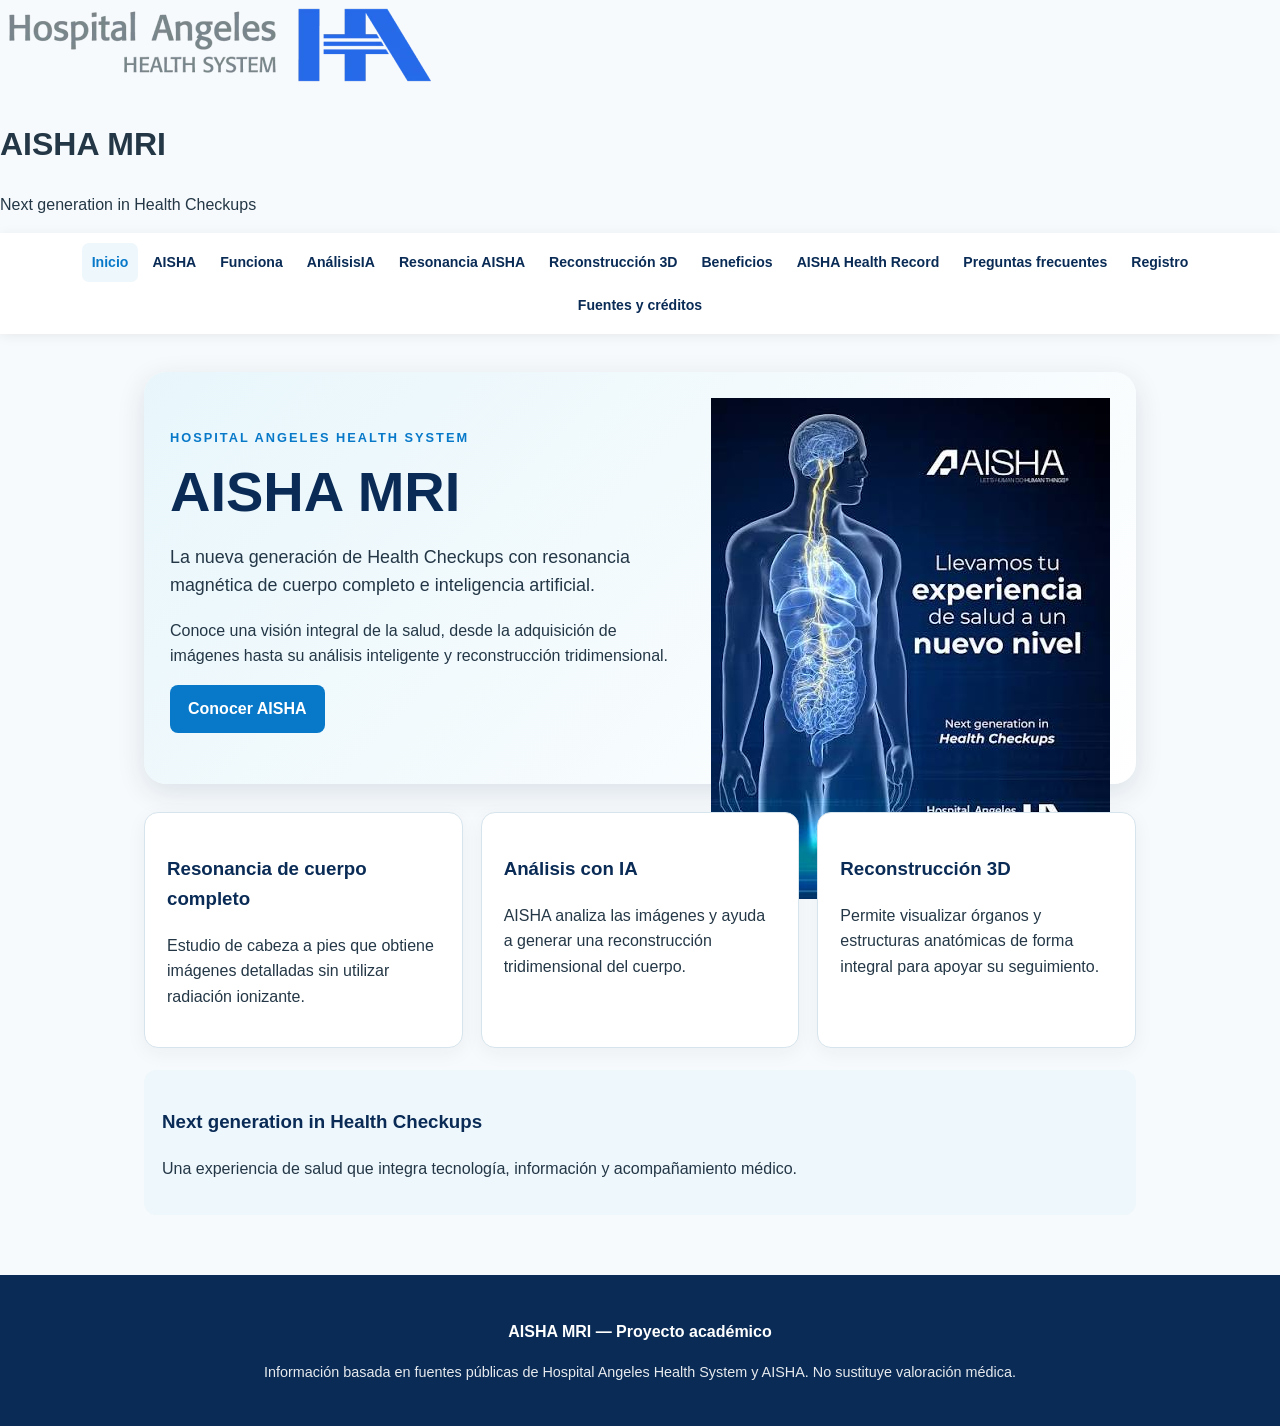
<file: index.html>
<!DOCTYPE html>
<html lang="es">
<head>
<meta charset="UTF-8">
<meta name="viewport" content="width=device-width, initial-scale=1.0">
<meta name="description" content="Sitio web académico sobre AISHA MRI e inteligencia artificial aplicada a la medicina preventiva.">
<title>Inicio | AISHA MRI</title>
<link rel="stylesheet" href="css/estilos.css">
</head>
<body>
<header id="encabezado">
  <div class="brand-row">
    <a class="hospital-brand" href="index.html" aria-label="Hospital Angeles — inicio">
      <img src="assets/Logotipo-%20Hospital-Angeles.webp" alt="Logotipo Hospital Angeles">
    </a>
    <div class="site-title"><h1>AISHA MRI</h1><p>Next generation in Health Checkups</p></div>
  </div>
</header>
<nav id="menu" aria-label="Navegación principal"><a href="index.html" class="active">Inicio</a><a href="que-es-aisha.html">AISHA</a><a href="como-funciona.html">Funciona</a><a href="inteligencia-artificial.html">AnálisisIA</a><a href="resonancia.html">Resonancia AISHA</a><a href="estructuras.html">Reconstrucción 3D</a><a href="beneficios.html">Beneficios</a><a href="health-record.html">AISHA Health Record</a><a href="preguntas.html">Preguntas frecuentes</a><a href="formulario.html">Registro</a><a href="fuentes.html">Fuentes y créditos</a></nav>
<main id="contenido-principal">
<section class="hero hero-home">
  <div class="hero-copy"><span class="eyebrow">Hospital Angeles Health System</span><h2>AISHA MRI</h2><p class="hero-text">La nueva generación de Health Checkups con resonancia magnética de cuerpo completo e inteligencia artificial.</p><p>Conoce una visión integral de la salud, desde la adquisición de imágenes hasta su análisis inteligente y reconstrucción tridimensional.</p><a class="button" href="que-es-aisha.html">Conocer AISHA</a></div>
  <div class="hero-image"><img src="assets/AISHA.jpg" alt="AISHA MRI — Health Checkups"></div>
</section>
<section class="cards feature-cards">
  <article><h3>Resonancia de cuerpo completo</h3><p>Estudio de cabeza a pies que obtiene imágenes detalladas sin utilizar radiación ionizante.</p></article>
  <article><h3>Análisis con IA</h3><p>AISHA analiza las imágenes y ayuda a generar una reconstrucción tridimensional del cuerpo.</p></article>
  <article><h3>Reconstrucción 3D</h3><p>Permite visualizar órganos y estructuras anatómicas de forma integral para apoyar su seguimiento.</p></article>
</section>
<section class="highlight"><h3>Next generation in Health Checkups</h3><p>Una experiencia de salud que integra tecnología, información y acompañamiento médico.</p></section>
</main>
<footer id="pie-de-pagina"><p><strong>AISHA MRI — Proyecto académico</strong></p><p class="small">Información basada en fuentes públicas de Hospital Angeles Health System y AISHA. No sustituye valoración médica.</p></footer>
</body>
</html>
</file>
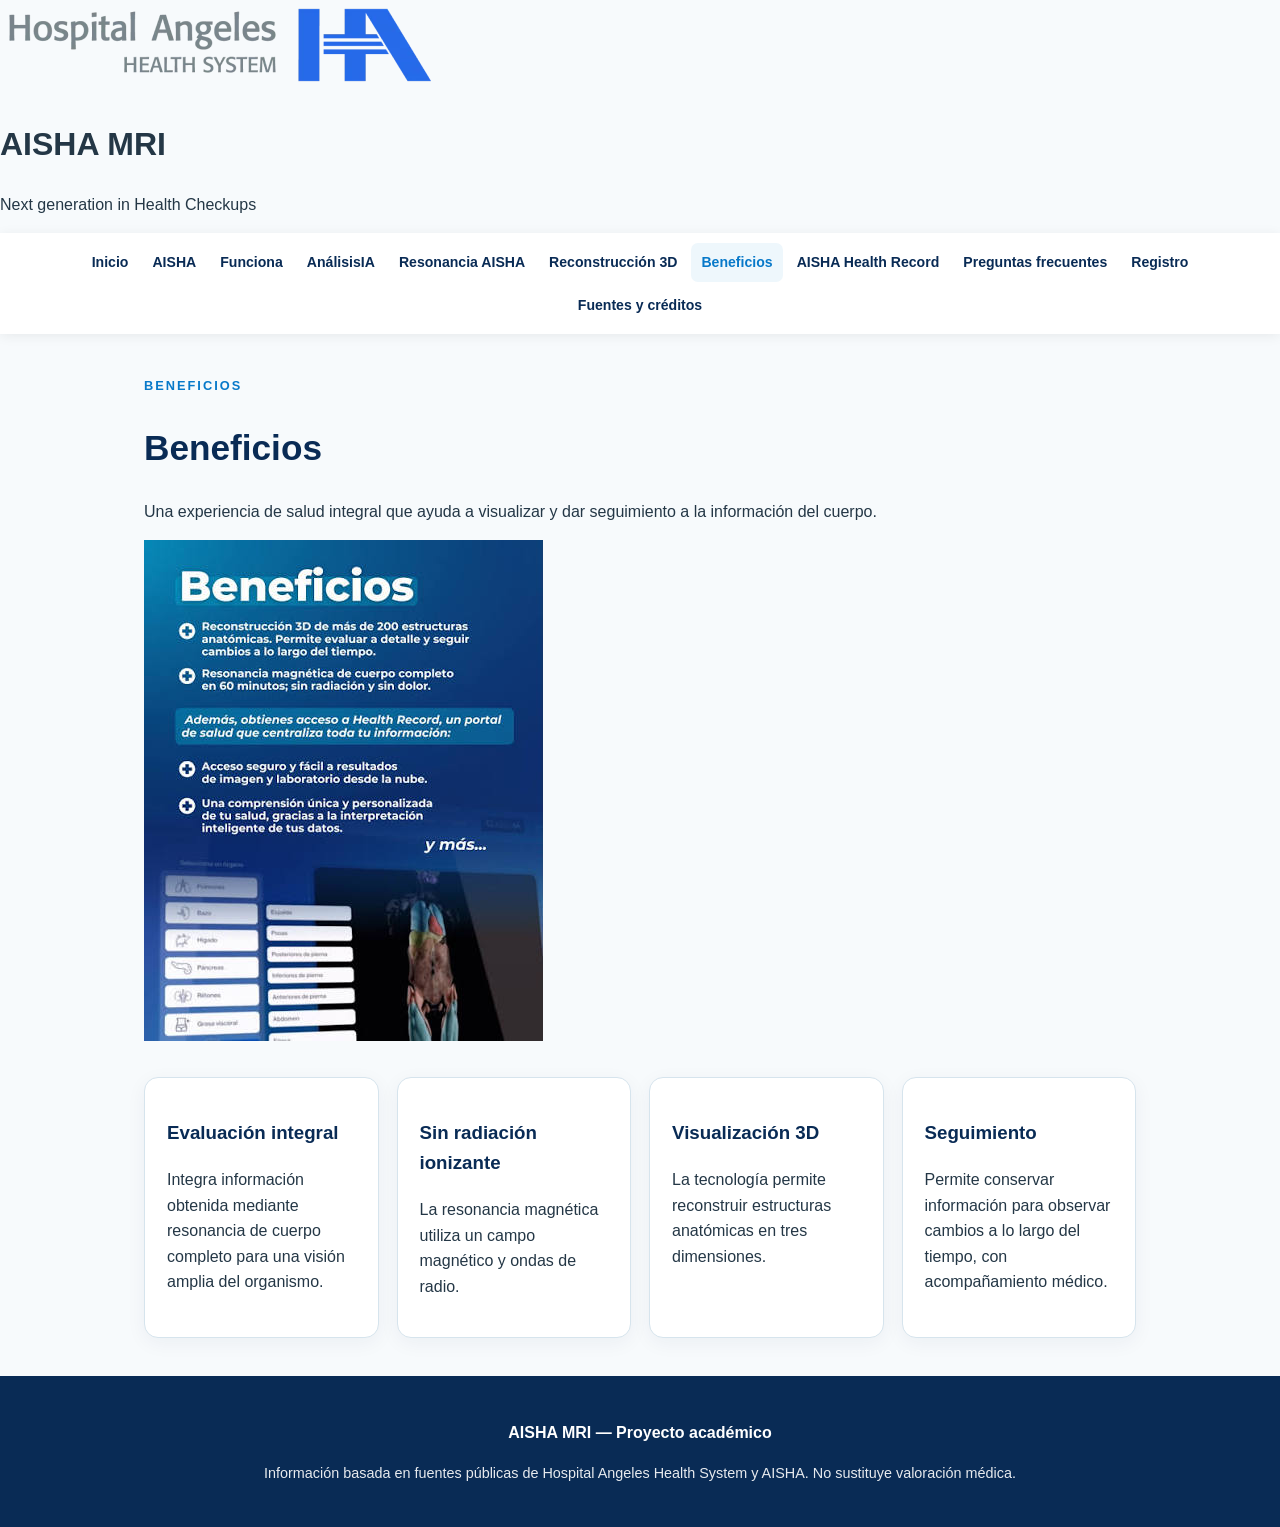
<file: beneficios.html>
<!DOCTYPE html>
<html lang="es">
<head>
<meta charset="UTF-8">
<meta name="viewport" content="width=device-width, initial-scale=1.0">
<meta name="description" content="Sitio web académico sobre AISHA MRI e inteligencia artificial aplicada a la medicina preventiva.">
<title>Beneficios | AISHA MRI</title>
<link rel="stylesheet" href="css/estilos.css">
</head>
<body>
<header id="encabezado">
  <div class="brand-row">
    <a class="hospital-brand" href="index.html" aria-label="Hospital Angeles — inicio">
      <img src="assets/Logotipo-%20Hospital-Angeles.webp" alt="Logotipo Hospital Angeles">
    </a>
    <div class="site-title"><h1>AISHA MRI</h1><p>Next generation in Health Checkups</p></div>
  </div>
</header>
<nav id="menu" aria-label="Navegación principal"><a href="index.html">Inicio</a><a href="que-es-aisha.html">AISHA</a><a href="como-funciona.html">Funciona</a><a href="inteligencia-artificial.html">AnálisisIA</a><a href="resonancia.html">Resonancia AISHA</a><a href="estructuras.html">Reconstrucción 3D</a><a href="beneficios.html" class="active">Beneficios</a><a href="health-record.html">AISHA Health Record</a><a href="preguntas.html">Preguntas frecuentes</a><a href="formulario.html">Registro</a><a href="fuentes.html">Fuentes y créditos</a></nav>
<main id="contenido-principal"><section class="page-intro"><div><span class="eyebrow">Beneficios</span><h2>Beneficios</h2><p>Una experiencia de salud integral que ayuda a visualizar y dar seguimiento a la información del cuerpo.</p></div><img src="assets/Beneficios.jpg" alt="Beneficios de AISHA MRI"></section><div class="cards"><article><h3>Evaluación integral</h3><p>Integra información obtenida mediante resonancia de cuerpo completo para una visión amplia del organismo.</p></article><article><h3>Sin radiación ionizante</h3><p>La resonancia magnética utiliza un campo magnético y ondas de radio.</p></article><article><h3>Visualización 3D</h3><p>La tecnología permite reconstruir estructuras anatómicas en tres dimensiones.</p></article><article><h3>Seguimiento</h3><p>Permite conservar información para observar cambios a lo largo del tiempo, con acompañamiento médico.</p></article></div></main>
<footer id="pie-de-pagina"><p><strong>AISHA MRI — Proyecto académico</strong></p><p class="small">Información basada en fuentes públicas de Hospital Angeles Health System y AISHA. No sustituye valoración médica.</p></footer>
</body>
</html>
</file>
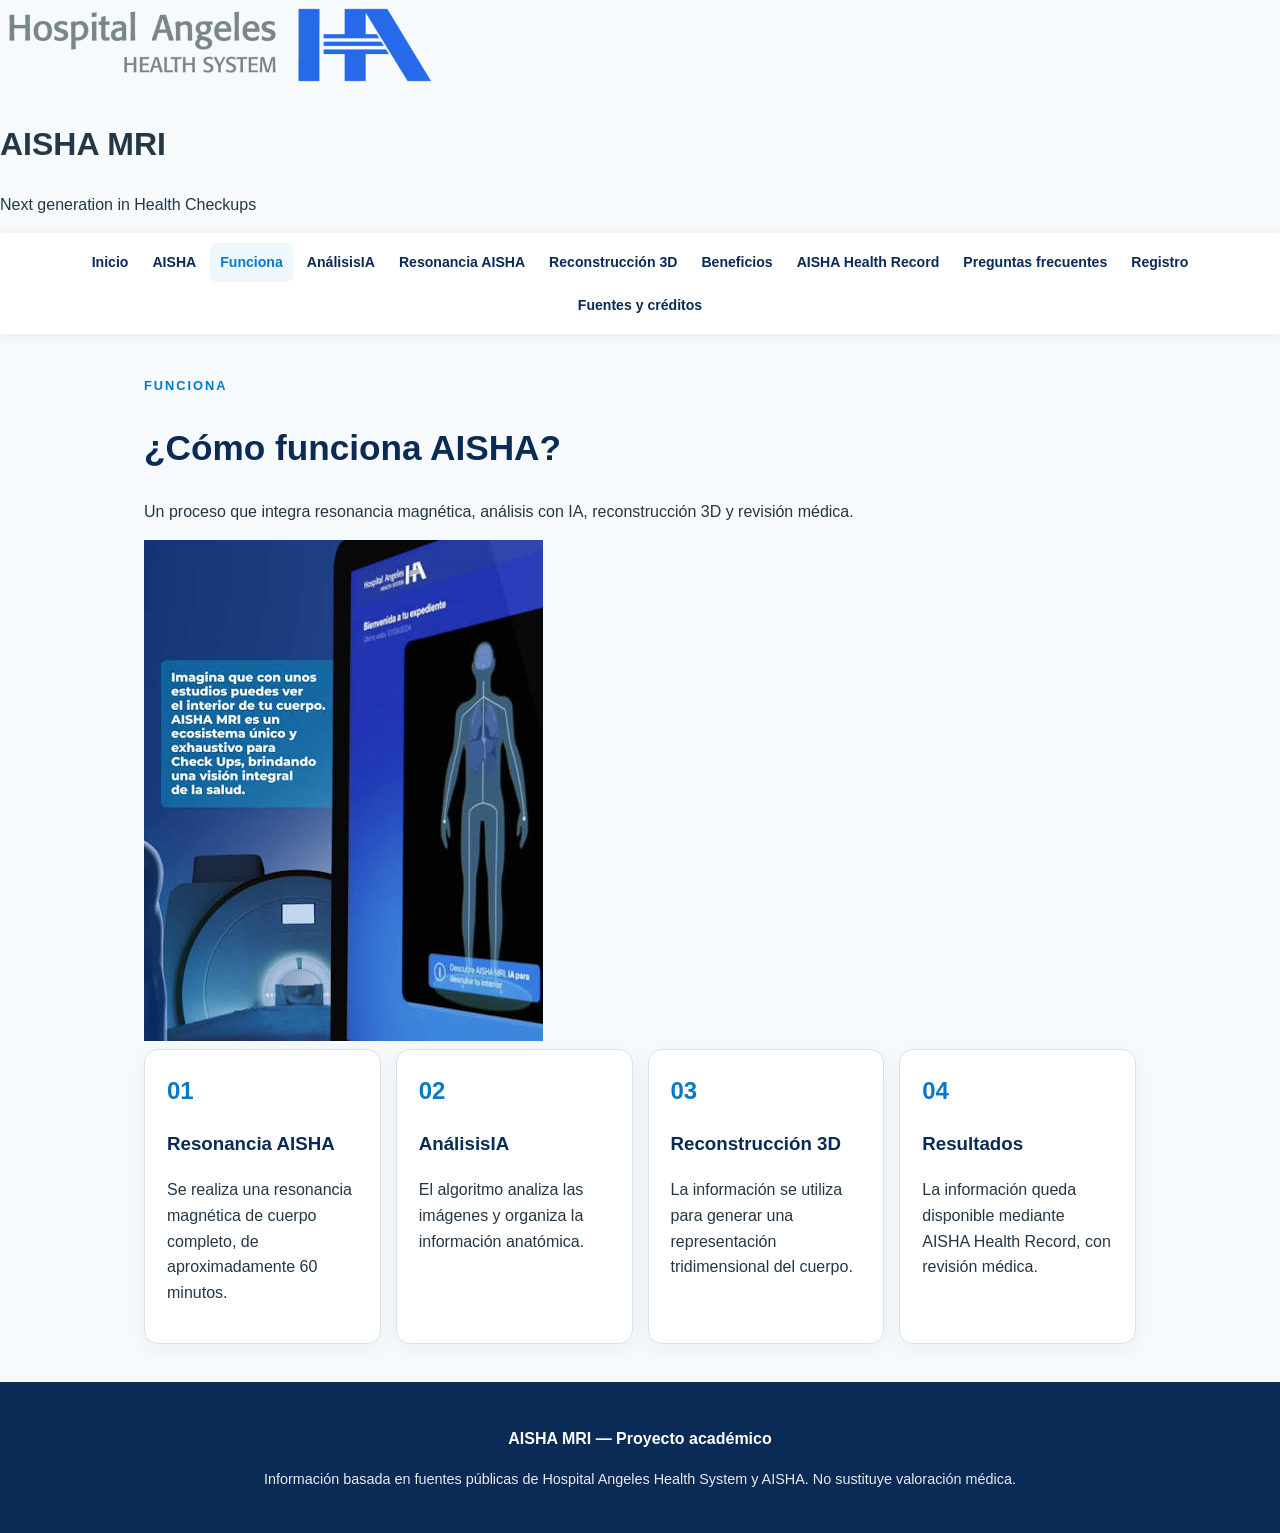
<file: como-funciona.html>
<!DOCTYPE html>
<html lang="es">
<head>
<meta charset="UTF-8">
<meta name="viewport" content="width=device-width, initial-scale=1.0">
<meta name="description" content="Sitio web académico sobre AISHA MRI e inteligencia artificial aplicada a la medicina preventiva.">
<title>Funciona | AISHA MRI</title>
<link rel="stylesheet" href="css/estilos.css">
</head>
<body>
<header id="encabezado">
  <div class="brand-row">
    <a class="hospital-brand" href="index.html" aria-label="Hospital Angeles — inicio">
      <img src="assets/Logotipo-%20Hospital-Angeles.webp" alt="Logotipo Hospital Angeles">
    </a>
    <div class="site-title"><h1>AISHA MRI</h1><p>Next generation in Health Checkups</p></div>
  </div>
</header>
<nav id="menu" aria-label="Navegación principal"><a href="index.html">Inicio</a><a href="que-es-aisha.html">AISHA</a><a href="como-funciona.html" class="active">Funciona</a><a href="inteligencia-artificial.html">AnálisisIA</a><a href="resonancia.html">Resonancia AISHA</a><a href="estructuras.html">Reconstrucción 3D</a><a href="beneficios.html">Beneficios</a><a href="health-record.html">AISHA Health Record</a><a href="preguntas.html">Preguntas frecuentes</a><a href="formulario.html">Registro</a><a href="fuentes.html">Fuentes y créditos</a></nav>
<main id="contenido-principal"><section class="page-intro"><div><span class="eyebrow">Funciona</span><h2>¿Cómo funciona AISHA?</h2><p>Un proceso que integra resonancia magnética, análisis con IA, reconstrucción 3D y revisión médica.</p></div><img src="assets/ComoFunciona.jpg" alt="Cómo funciona AISHA"></section>
<div class="steps"><div><b>01</b><h3>Resonancia AISHA</h3><p>Se realiza una resonancia magnética de cuerpo completo, de aproximadamente 60 minutos.</p></div><div><b>02</b><h3>AnálisisIA</h3><p>El algoritmo analiza las imágenes y organiza la información anatómica.</p></div><div><b>03</b><h3>Reconstrucción 3D</h3><p>La información se utiliza para generar una representación tridimensional del cuerpo.</p></div><div><b>04</b><h3>Resultados</h3><p>La información queda disponible mediante AISHA Health Record, con revisión médica.</p></div></div></main>
<footer id="pie-de-pagina"><p><strong>AISHA MRI — Proyecto académico</strong></p><p class="small">Información basada en fuentes públicas de Hospital Angeles Health System y AISHA. No sustituye valoración médica.</p></footer>
</body>
</html>
</file>
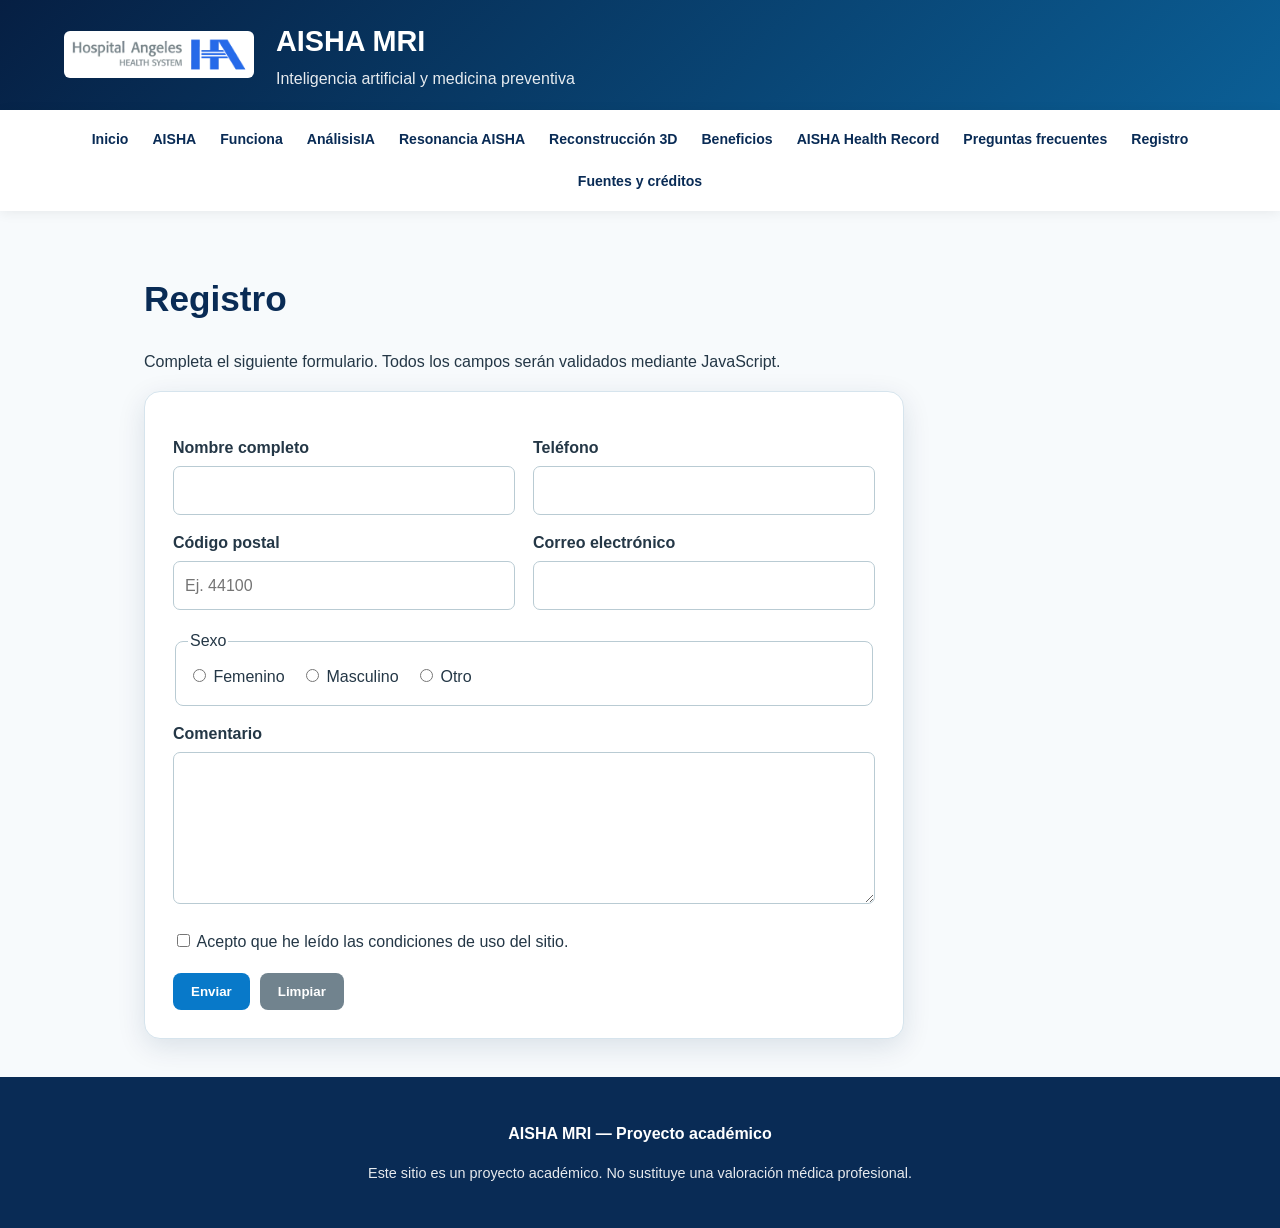
<file: formulario.html>
<!DOCTYPE html>
<html lang="es">

<head>

    <meta charset="UTF-8">

    <meta name="viewport" content="width=device-width, initial-scale=1.0">

    <meta name="description"
        content="Formulario de visitas de AISHA MRI">

    <title>Registro | AISHA MRI</title>

    <link rel="stylesheet" href="css/estilos.css">

</head>


<body>


    <!-- ENCABEZADO -->

    <header class="site-header">

        <img
            class="logo"
            src="assets/logo-hospital-angeles.webp"
            alt="Hospital Ángeles">

        <div class="brand">

            <h1>AISHA MRI</h1>

            <p>
                Inteligencia artificial y medicina preventiva
            </p>

        </div>

    </header>


    <!-- MENÚ -->

    <nav id="menu" aria-label="Navegación principal">

        <a href="index.html">Inicio</a>

        <a href="que-es-aisha.html">AISHA</a>

        <a href="como-funciona.html">Funciona</a>

        <a href="inteligencia-artificial.html">AnálisisIA</a>

        <a href="resonancia.html">Resonancia AISHA</a>

        <a href="estructuras.html">Reconstrucción 3D</a>

        <a href="beneficios.html">Beneficios</a>

        <a href="health-record.html">
            AISHA Health Record
        </a>

        <a href="preguntas.html">
            Preguntas frecuentes
        </a>

        <a href="formulario.html">
            Registro
        </a>

        <a href="fuentes.html">
            Fuentes y créditos
        </a>

    </nav>


    <!-- CONTENIDO -->

    <main id="contenido-principal">

        <h2>Registro</h2>

        <p>
            Completa el siguiente formulario.
            Todos los campos serán validados mediante JavaScript.
        </p>


        <!-- FORMULARIO -->

        <form
            id="formulario-visita"
            action="#"
            method="get"
            novalidate>


            <div class="form-grid">


                <!-- NOMBRE -->

                <div>

                    <label for="nombre">
                        Nombre completo
                    </label>

                    <input
                        type="text"
                        id="nombre"
                        name="nombre">

                </div>


                <!-- TELÉFONO -->

                <div>

                    <label for="telefono">
                        Teléfono
                    </label>

                    <input
                        type="text"
                        id="telefono"
                        name="telefono"
                        maxlength="10"
                        inputmode="numeric">

                </div>


                <!-- CÓDIGO POSTAL -->

                <div>

                    <label for="codigo-postal">
                        Código postal
                    </label>

                    <input
                        type="text"
                        id="codigo-postal"
                        name="codigo-postal"
                        maxlength="5"
                        inputmode="numeric"
                        placeholder="Ej. 44100">

                </div>


                <!-- CORREO -->

                <div>

                    <label for="correo">
                        Correo electrónico
                    </label>

                    <input
                        type="text"
                        id="correo"
                        name="correo">

                </div>


            </div>


            <!-- SEXO -->

            <fieldset>

                <legend>
                    Sexo
                </legend>


                <label class="inline">

                    <input
                        type="radio"
                        name="sexo"
                        value="femenino">

                    Femenino

                </label>


                <label class="inline">

                    <input
                        type="radio"
                        name="sexo"
                        value="masculino">

                    Masculino

                </label>


                <label class="inline">

                    <input
                        type="radio"
                        name="sexo"
                        value="otro">

                    Otro

                </label>

            </fieldset>


            <!-- COMENTARIO -->

            <label for="comentario">
                Comentario
            </label>

            <textarea
                id="comentario"
                name="comentario"
                rows="5"></textarea>


            <!-- CONDICIONES -->

            <label class="check">

                <input
                    type="checkbox"
                    name="condiciones">

                Acepto que he leído las condiciones
                de uso del sitio.

            </label>


            <!-- BOTONES -->

            <div class="form-buttons">

                <button type="submit">
                    Enviar
                </button>


                <button
                    type="reset"
                    class="secondary">

                    Limpiar

                </button>

            </div>


        </form>


    </main>


    <!-- PIE DE PÁGINA -->

    <footer id="pie-de-pagina">

        <p>
            <strong>
                AISHA MRI — Proyecto académico
            </strong>
        </p>

        <p class="small">
            Este sitio es un proyecto académico.
            No sustituye una valoración médica profesional.
        </p>

    </footer>


    <!-- JAVASCRIPT -->

    <script src="js/script.js"></script>


</body>

</html>
</file>
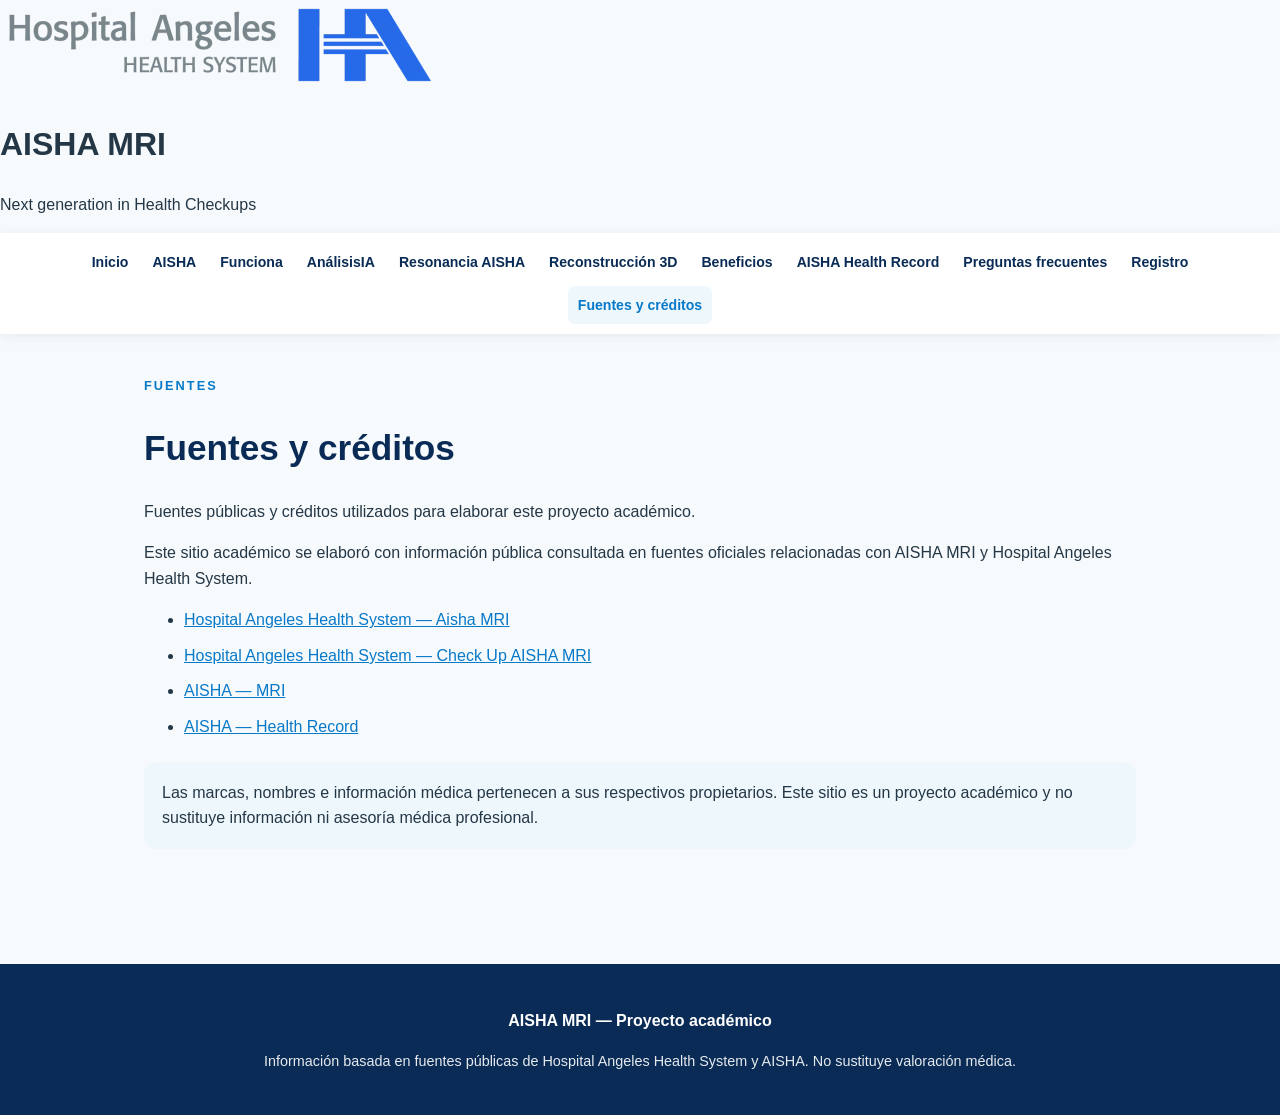
<file: fuentes.html>
<!DOCTYPE html>
<html lang="es">
<head>
<meta charset="UTF-8">
<meta name="viewport" content="width=device-width, initial-scale=1.0">
<meta name="description" content="Sitio web académico sobre AISHA MRI e inteligencia artificial aplicada a la medicina preventiva.">
<title>Fuentes y créditos | AISHA MRI</title>
<link rel="stylesheet" href="css/estilos.css">
</head>
<body>
<header id="encabezado">
  <div class="brand-row">
    <a class="hospital-brand" href="index.html" aria-label="Hospital Angeles — inicio">
      <img src="assets/Logotipo-%20Hospital-Angeles.webp" alt="Logotipo Hospital Angeles">
    </a>
    <div class="site-title"><h1>AISHA MRI</h1><p>Next generation in Health Checkups</p></div>
  </div>
</header>
<nav id="menu" aria-label="Navegación principal"><a href="index.html">Inicio</a><a href="que-es-aisha.html">AISHA</a><a href="como-funciona.html">Funciona</a><a href="inteligencia-artificial.html">AnálisisIA</a><a href="resonancia.html">Resonancia AISHA</a><a href="estructuras.html">Reconstrucción 3D</a><a href="beneficios.html">Beneficios</a><a href="health-record.html">AISHA Health Record</a><a href="preguntas.html">Preguntas frecuentes</a><a href="formulario.html">Registro</a><a href="fuentes.html" class="active">Fuentes y créditos</a></nav>
<main id="contenido-principal"><section class="content-narrow"><span class="eyebrow">Fuentes</span><h2>Fuentes y créditos</h2><p>Fuentes públicas y créditos utilizados para elaborar este proyecto académico.</p><p>Este sitio académico se elaboró con información pública consultada en fuentes oficiales relacionadas con AISHA MRI y Hospital Angeles Health System.</p><ul class="sources"><li><a href="https://hospitalangeles.com/aisha" target="_blank" rel="noopener">Hospital Angeles Health System — Aisha MRI</a></li><li><a href="https://blog.hospitalangeles.com/posts/check-up-aisha-mri-precision-en-cada-diagnostico/" target="_blank" rel="noopener">Hospital Angeles Health System — Check Up AISHA MRI</a></li><li><a href="https://www.aishamed.com.mx/MRI" target="_blank" rel="noopener">AISHA — MRI</a></li><li><a href="https://www.aishamed.com.mx/health_record" target="_blank" rel="noopener">AISHA — Health Record</a></li></ul><p class="note">Las marcas, nombres e información médica pertenecen a sus respectivos propietarios. Este sitio es un proyecto académico y no sustituye información ni asesoría médica profesional.</p></section></main>
<footer id="pie-de-pagina"><p><strong>AISHA MRI — Proyecto académico</strong></p><p class="small">Información basada en fuentes públicas de Hospital Angeles Health System y AISHA. No sustituye valoración médica.</p></footer>
</body>
</html>
</file>
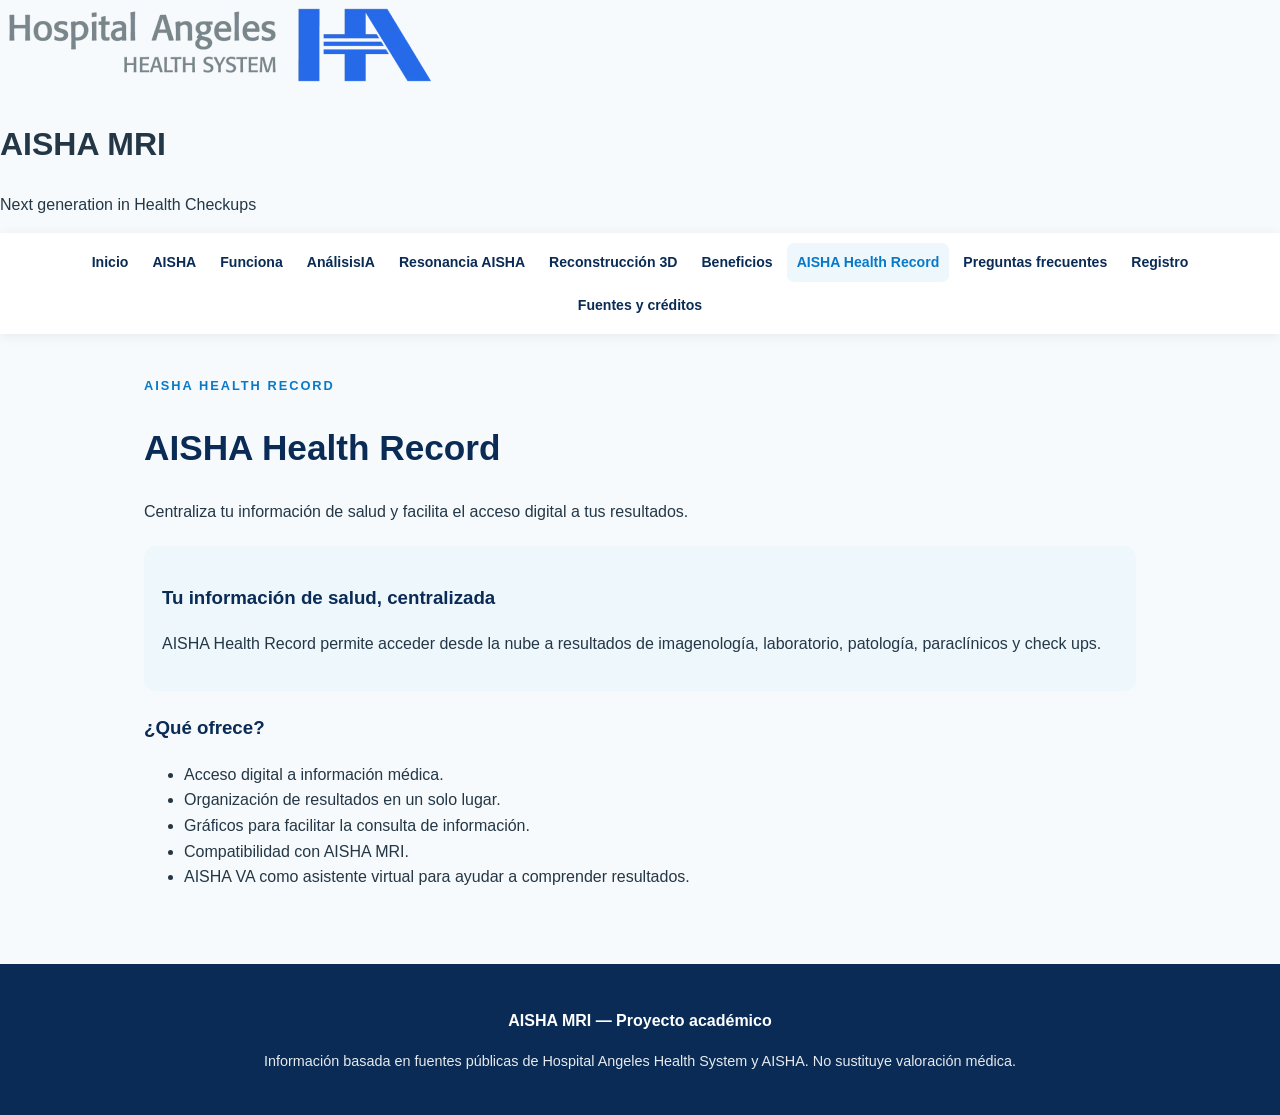
<file: health-record.html>
<!DOCTYPE html>
<html lang="es">
<head>
<meta charset="UTF-8">
<meta name="viewport" content="width=device-width, initial-scale=1.0">
<meta name="description" content="Sitio web académico sobre AISHA MRI e inteligencia artificial aplicada a la medicina preventiva.">
<title>AISHA Health Record | AISHA MRI</title>
<link rel="stylesheet" href="css/estilos.css">
</head>
<body>
<header id="encabezado">
  <div class="brand-row">
    <a class="hospital-brand" href="index.html" aria-label="Hospital Angeles — inicio">
      <img src="assets/Logotipo-%20Hospital-Angeles.webp" alt="Logotipo Hospital Angeles">
    </a>
    <div class="site-title"><h1>AISHA MRI</h1><p>Next generation in Health Checkups</p></div>
  </div>
</header>
<nav id="menu" aria-label="Navegación principal"><a href="index.html">Inicio</a><a href="que-es-aisha.html">AISHA</a><a href="como-funciona.html">Funciona</a><a href="inteligencia-artificial.html">AnálisisIA</a><a href="resonancia.html">Resonancia AISHA</a><a href="estructuras.html">Reconstrucción 3D</a><a href="beneficios.html">Beneficios</a><a href="health-record.html" class="active">AISHA Health Record</a><a href="preguntas.html">Preguntas frecuentes</a><a href="formulario.html">Registro</a><a href="fuentes.html">Fuentes y créditos</a></nav>
<main id="contenido-principal"><section class="content-narrow health-hero"><span class="eyebrow">AISHA Health Record</span><h2>AISHA Health Record</h2><p>Centraliza tu información de salud y facilita el acceso digital a tus resultados.</p><div class="highlight"><h3>Tu información de salud, centralizada</h3><p>AISHA Health Record permite acceder desde la nube a resultados de imagenología, laboratorio, patología, paraclínicos y check ups.</p></div><h3>¿Qué ofrece?</h3><ul><li>Acceso digital a información médica.</li><li>Organización de resultados en un solo lugar.</li><li>Gráficos para facilitar la consulta de información.</li><li>Compatibilidad con AISHA MRI.</li><li>AISHA VA como asistente virtual para ayudar a comprender resultados.</li></ul></section></main>
<footer id="pie-de-pagina"><p><strong>AISHA MRI — Proyecto académico</strong></p><p class="small">Información basada en fuentes públicas de Hospital Angeles Health System y AISHA. No sustituye valoración médica.</p></footer>
</body>
</html>
</file>
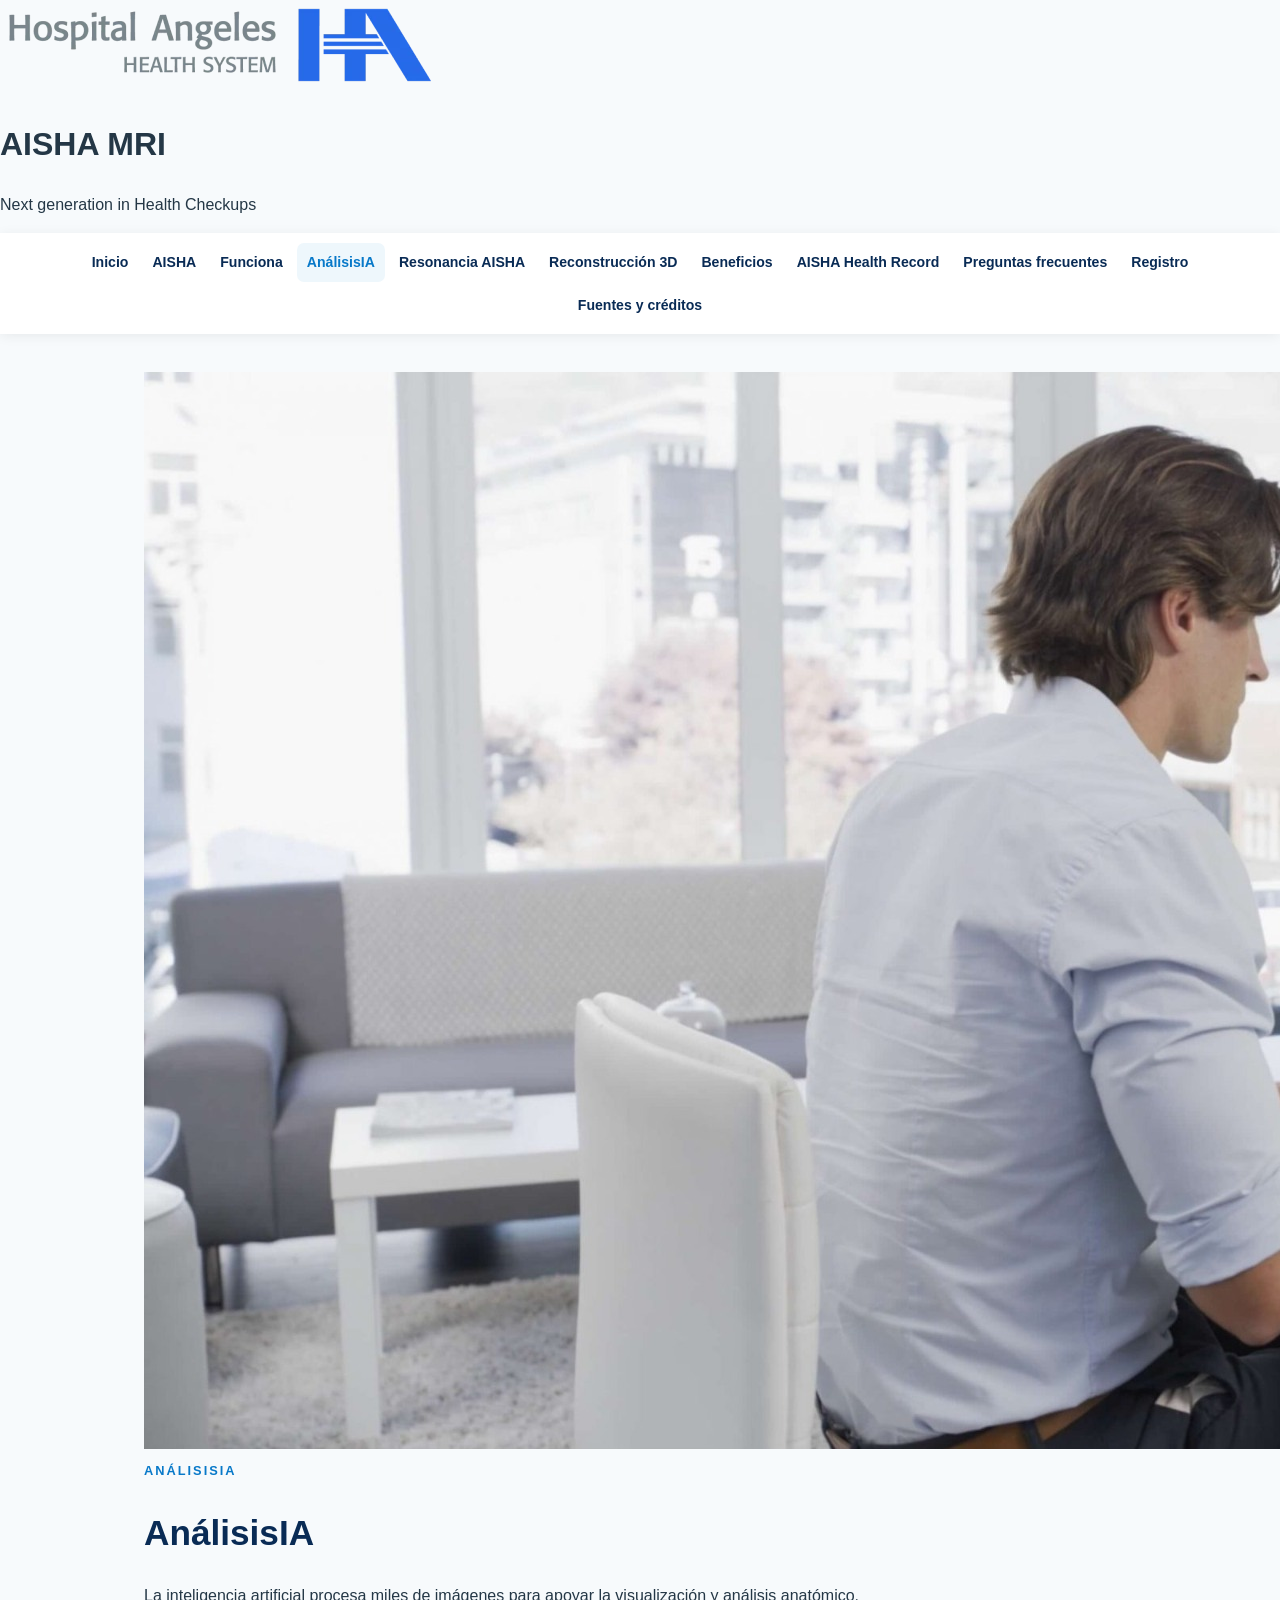
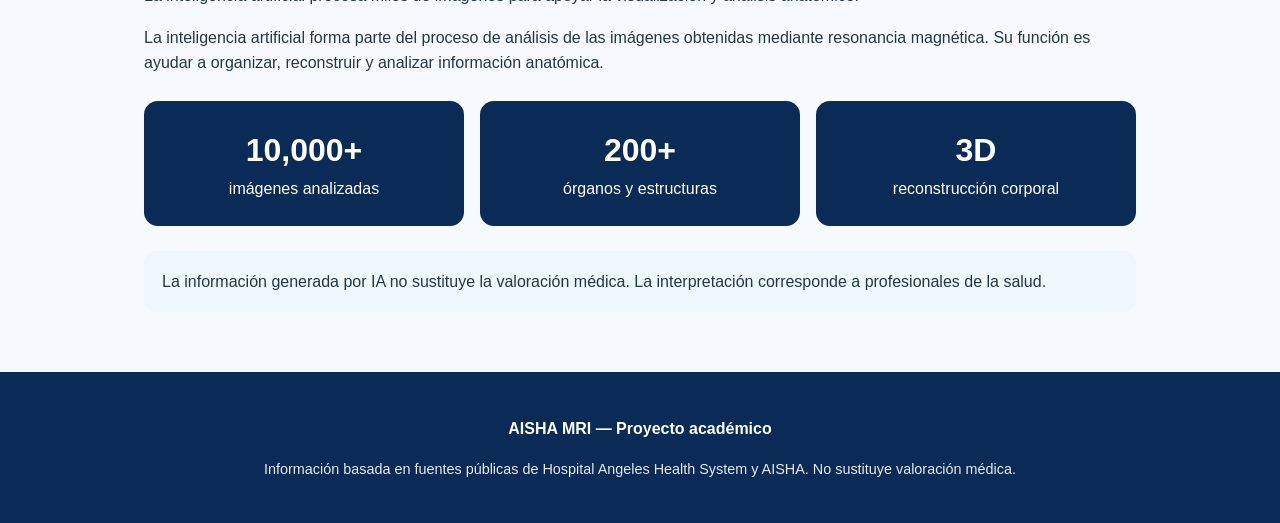
<file: inteligencia-artificial.html>
<!DOCTYPE html>
<html lang="es">
<head>
<meta charset="UTF-8">
<meta name="viewport" content="width=device-width, initial-scale=1.0">
<meta name="description" content="Sitio web académico sobre AISHA MRI e inteligencia artificial aplicada a la medicina preventiva.">
<title>AnálisisIA | AISHA MRI</title>
<link rel="stylesheet" href="css/estilos.css">
</head>
<body>
<header id="encabezado">
  <div class="brand-row">
    <a class="hospital-brand" href="index.html" aria-label="Hospital Angeles — inicio">
      <img src="assets/Logotipo-%20Hospital-Angeles.webp" alt="Logotipo Hospital Angeles">
    </a>
    <div class="site-title"><h1>AISHA MRI</h1><p>Next generation in Health Checkups</p></div>
  </div>
</header>
<nav id="menu" aria-label="Navegación principal"><a href="index.html">Inicio</a><a href="que-es-aisha.html">AISHA</a><a href="como-funciona.html">Funciona</a><a href="inteligencia-artificial.html" class="active">AnálisisIA</a><a href="resonancia.html">Resonancia AISHA</a><a href="estructuras.html">Reconstrucción 3D</a><a href="beneficios.html">Beneficios</a><a href="health-record.html">AISHA Health Record</a><a href="preguntas.html">Preguntas frecuentes</a><a href="formulario.html">Registro</a><a href="fuentes.html">Fuentes y créditos</a></nav>
<main id="contenido-principal"><section class="wide-image"><img src="assets/AnalisisIA.jpg" alt="AnálisisIA de AISHA"></section><section class="content-narrow"><span class="eyebrow">AnálisisIA</span><h2>AnálisisIA</h2><p>La inteligencia artificial procesa miles de imágenes para apoyar la visualización y análisis anatómico.</p><p>La inteligencia artificial forma parte del proceso de análisis de las imágenes obtenidas mediante resonancia magnética. Su función es ayudar a organizar, reconstruir y analizar información anatómica.</p><div class="stats"><div><strong>10,000+</strong><span>imágenes analizadas</span></div><div><strong>200+</strong><span>órganos y estructuras</span></div><div><strong>3D</strong><span>reconstrucción corporal</span></div></div><p class="note">La información generada por IA no sustituye la valoración médica. La interpretación corresponde a profesionales de la salud.</p></section></main>
<footer id="pie-de-pagina"><p><strong>AISHA MRI — Proyecto académico</strong></p><p class="small">Información basada en fuentes públicas de Hospital Angeles Health System y AISHA. No sustituye valoración médica.</p></footer>
</body>
</html>
</file>
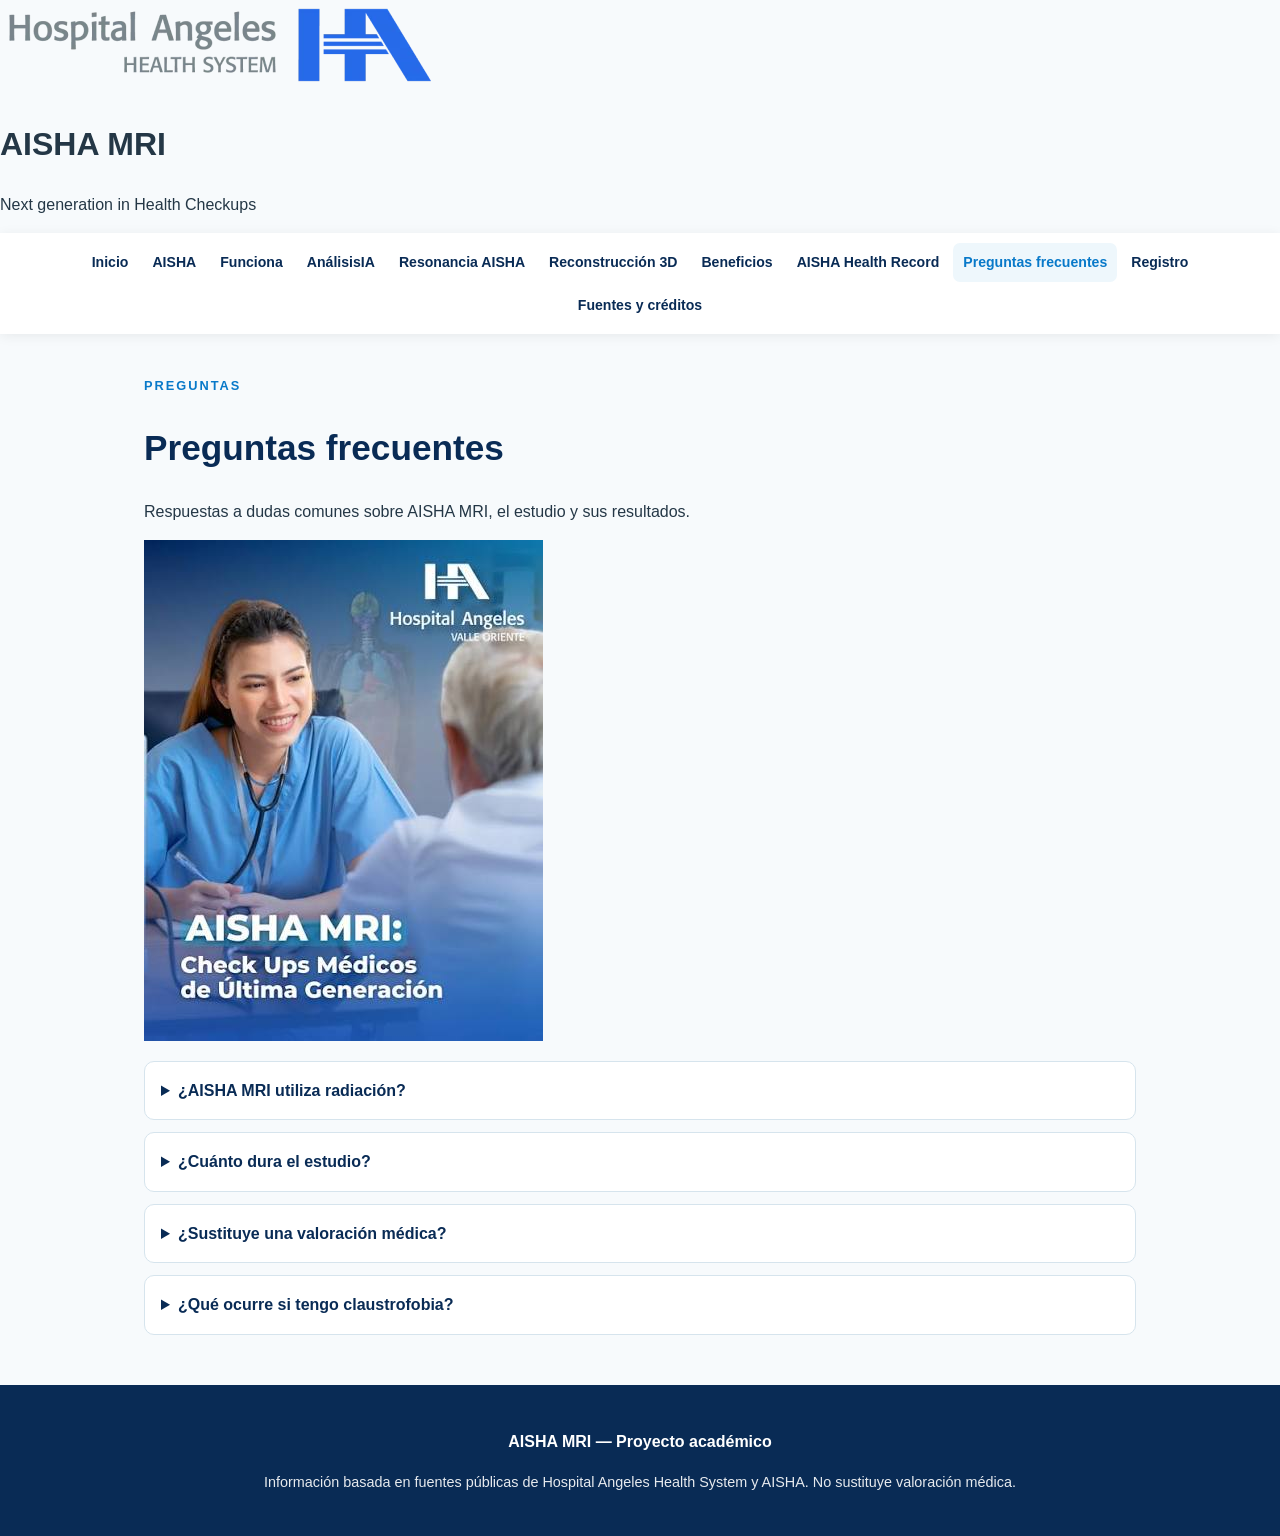
<file: preguntas.html>
<!DOCTYPE html>
<html lang="es">
<head>
<meta charset="UTF-8">
<meta name="viewport" content="width=device-width, initial-scale=1.0">
<meta name="description" content="Sitio web académico sobre AISHA MRI e inteligencia artificial aplicada a la medicina preventiva.">
<title>Preguntas frecuentes | AISHA MRI</title>
<link rel="stylesheet" href="css/estilos.css">
</head>
<body>
<header id="encabezado">
  <div class="brand-row">
    <a class="hospital-brand" href="index.html" aria-label="Hospital Angeles — inicio">
      <img src="assets/Logotipo-%20Hospital-Angeles.webp" alt="Logotipo Hospital Angeles">
    </a>
    <div class="site-title"><h1>AISHA MRI</h1><p>Next generation in Health Checkups</p></div>
  </div>
</header>
<nav id="menu" aria-label="Navegación principal"><a href="index.html">Inicio</a><a href="que-es-aisha.html">AISHA</a><a href="como-funciona.html">Funciona</a><a href="inteligencia-artificial.html">AnálisisIA</a><a href="resonancia.html">Resonancia AISHA</a><a href="estructuras.html">Reconstrucción 3D</a><a href="beneficios.html">Beneficios</a><a href="health-record.html">AISHA Health Record</a><a href="preguntas.html" class="active">Preguntas frecuentes</a><a href="formulario.html">Registro</a><a href="fuentes.html">Fuentes y créditos</a></nav>
<main id="contenido-principal"><section class="page-intro"><div><span class="eyebrow">Preguntas</span><h2>Preguntas frecuentes</h2><p>Respuestas a dudas comunes sobre AISHA MRI, el estudio y sus resultados.</p></div><img src="assets/Preguntas%20frecuentes.jpg" alt="Preguntas frecuentes sobre AISHA"></section><details><summary>¿AISHA MRI utiliza radiación?</summary><p>No. La resonancia magnética utiliza un campo magnético y no emplea radiación ionizante.</p></details><details><summary>¿Cuánto dura el estudio?</summary><p>El protocolo optimizado dura aproximadamente 60 minutos.</p></details><details><summary>¿Sustituye una valoración médica?</summary><p>No. No sustituye una valoración médica personalizada ni otros estudios que pueda indicar el médico.</p></details><details><summary>¿Qué ocurre si tengo claustrofobia?</summary><p>Se recomienda comentarlo con el médico y con el personal del hospital antes del estudio.</p></details></main>
<footer id="pie-de-pagina"><p><strong>AISHA MRI — Proyecto académico</strong></p><p class="small">Información basada en fuentes públicas de Hospital Angeles Health System y AISHA. No sustituye valoración médica.</p></footer>
</body>
</html>
</file>
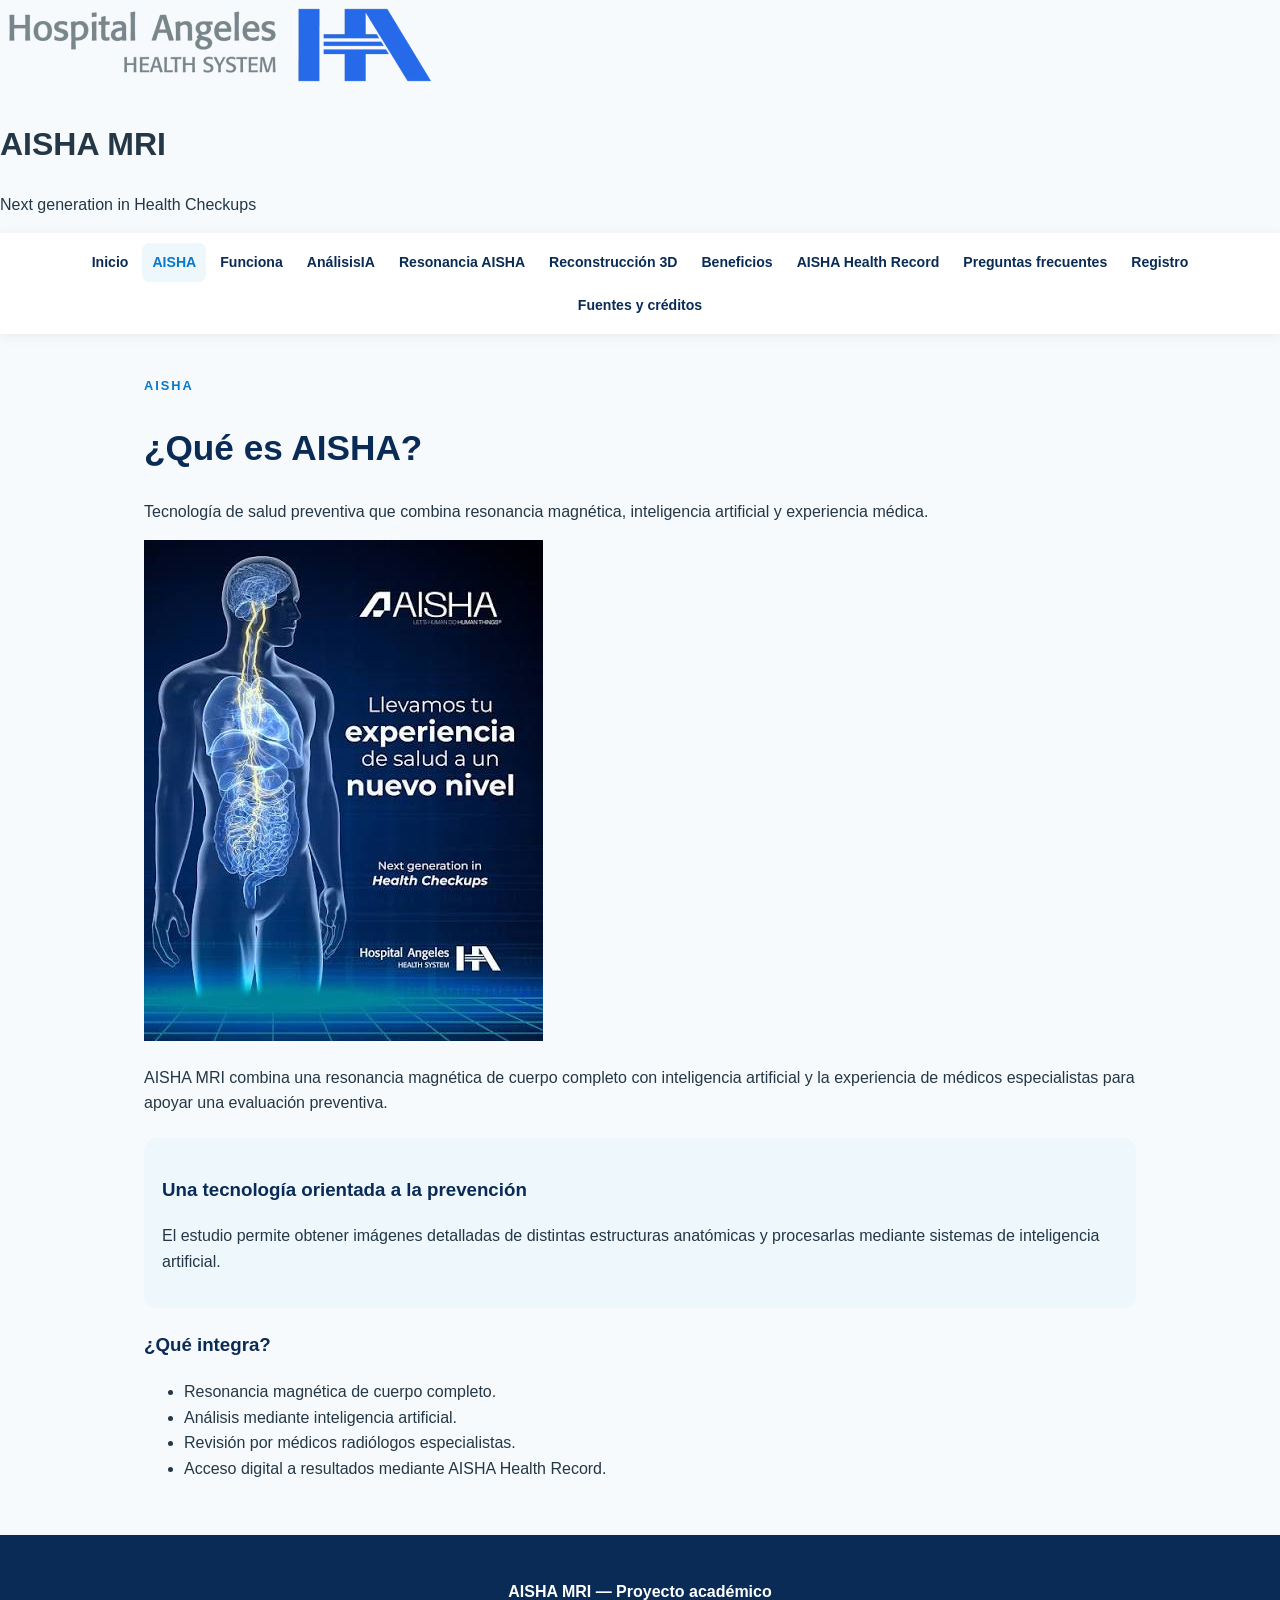
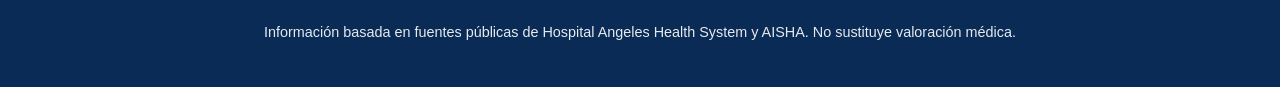
<file: que-es-aisha.html>
<!DOCTYPE html>
<html lang="es">
<head>
<meta charset="UTF-8">
<meta name="viewport" content="width=device-width, initial-scale=1.0">
<meta name="description" content="Sitio web académico sobre AISHA MRI e inteligencia artificial aplicada a la medicina preventiva.">
<title>AISHA | AISHA MRI</title>
<link rel="stylesheet" href="css/estilos.css">
</head>
<body>
<header id="encabezado">
  <div class="brand-row">
    <a class="hospital-brand" href="index.html" aria-label="Hospital Angeles — inicio">
      <img src="assets/Logotipo-%20Hospital-Angeles.webp" alt="Logotipo Hospital Angeles">
    </a>
    <div class="site-title"><h1>AISHA MRI</h1><p>Next generation in Health Checkups</p></div>
  </div>
</header>
<nav id="menu" aria-label="Navegación principal"><a href="index.html">Inicio</a><a href="que-es-aisha.html" class="active">AISHA</a><a href="como-funciona.html">Funciona</a><a href="inteligencia-artificial.html">AnálisisIA</a><a href="resonancia.html">Resonancia AISHA</a><a href="estructuras.html">Reconstrucción 3D</a><a href="beneficios.html">Beneficios</a><a href="health-record.html">AISHA Health Record</a><a href="preguntas.html">Preguntas frecuentes</a><a href="formulario.html">Registro</a><a href="fuentes.html">Fuentes y créditos</a></nav>
<main id="contenido-principal"><section class="page-intro"><div><span class="eyebrow">AISHA</span><h2>¿Qué es AISHA?</h2><p>Tecnología de salud preventiva que combina resonancia magnética, inteligencia artificial y experiencia médica.</p></div><img src="assets/QueEsAisha.jpg" alt="Qué es AISHA"></section>
<p>AISHA MRI combina una resonancia magnética de cuerpo completo con inteligencia artificial y la experiencia de médicos especialistas para apoyar una evaluación preventiva.</p>
<div class="highlight"><h3>Una tecnología orientada a la prevención</h3><p>El estudio permite obtener imágenes detalladas de distintas estructuras anatómicas y procesarlas mediante sistemas de inteligencia artificial.</p></div>
<h3>¿Qué integra?</h3><ul><li>Resonancia magnética de cuerpo completo.</li><li>Análisis mediante inteligencia artificial.</li><li>Revisión por médicos radiólogos especialistas.</li><li>Acceso digital a resultados mediante AISHA Health Record.</li></ul></main>
<footer id="pie-de-pagina"><p><strong>AISHA MRI — Proyecto académico</strong></p><p class="small">Información basada en fuentes públicas de Hospital Angeles Health System y AISHA. No sustituye valoración médica.</p></footer>
</body>
</html>
</file>
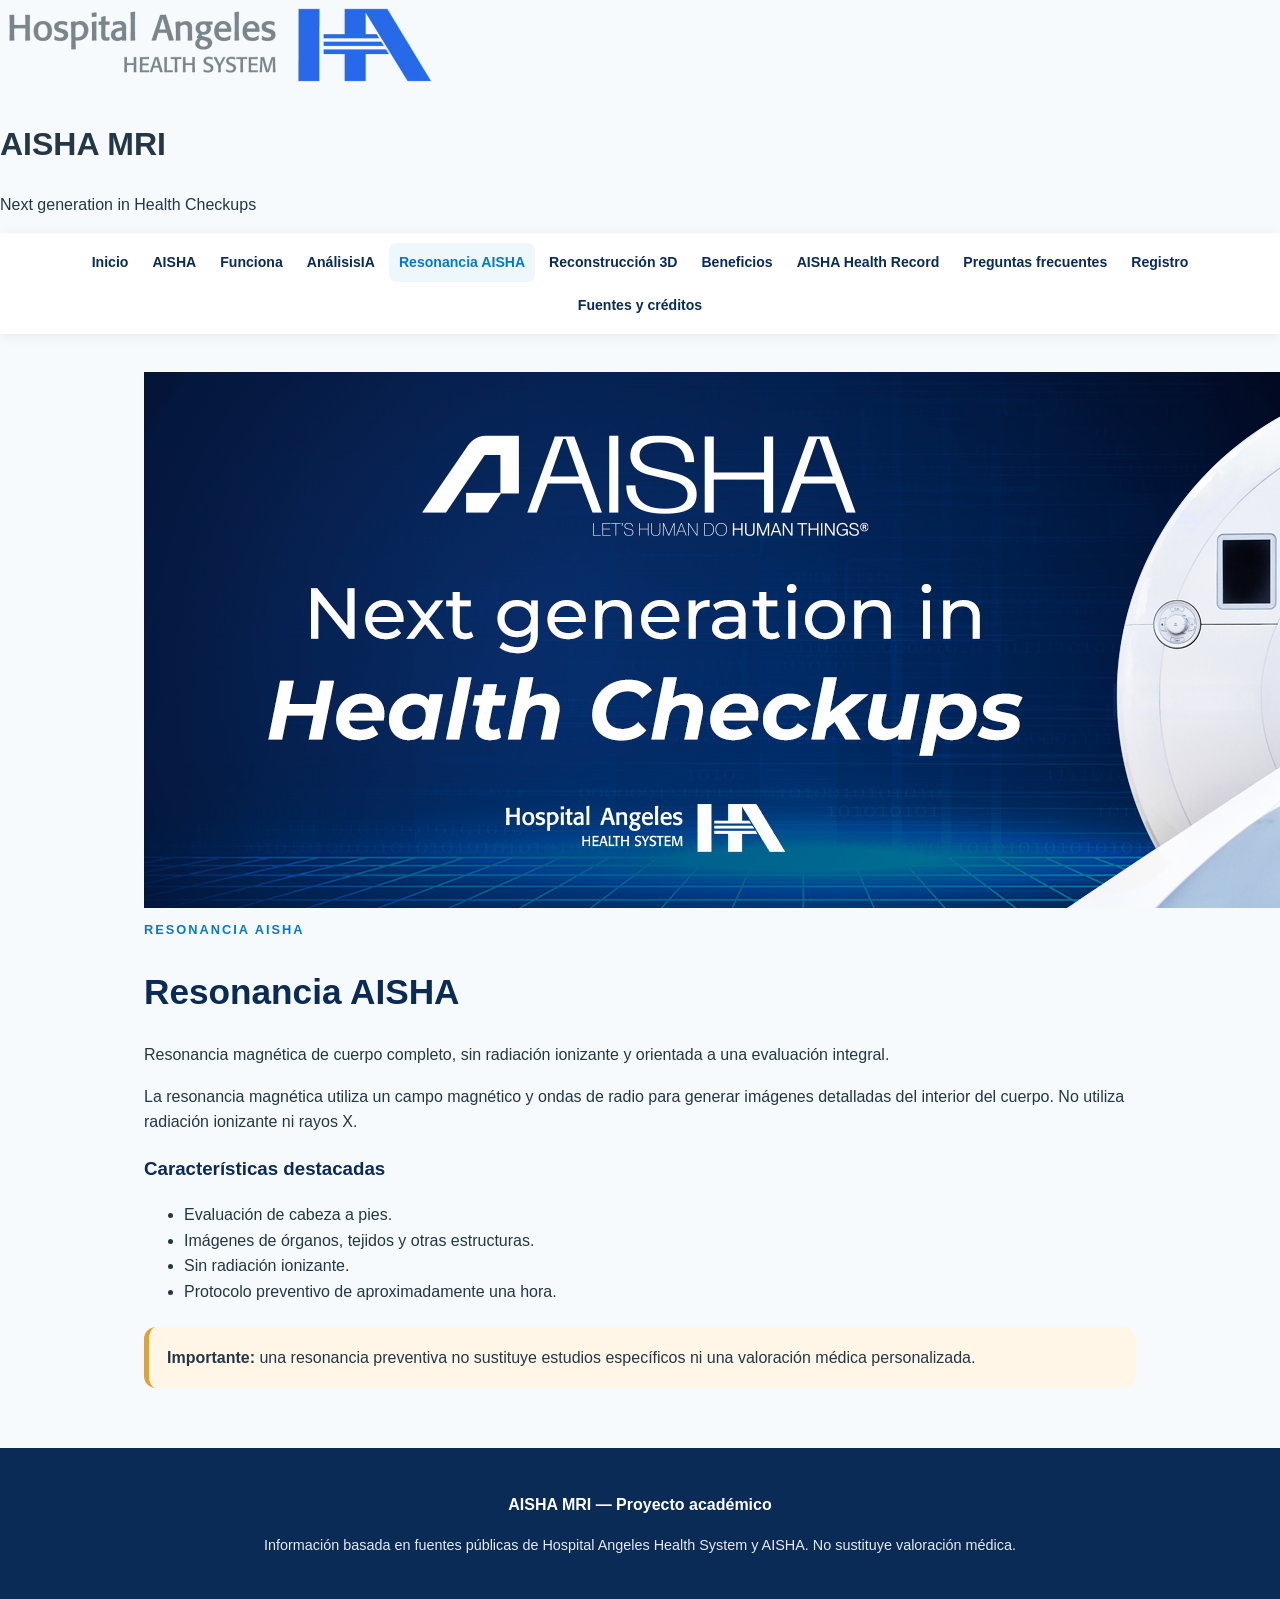
<file: resonancia.html>
<!DOCTYPE html>
<html lang="es">
<head>
<meta charset="UTF-8">
<meta name="viewport" content="width=device-width, initial-scale=1.0">
<meta name="description" content="Sitio web académico sobre AISHA MRI e inteligencia artificial aplicada a la medicina preventiva.">
<title>Resonancia AISHA | AISHA MRI</title>
<link rel="stylesheet" href="css/estilos.css">
</head>
<body>
<header id="encabezado">
  <div class="brand-row">
    <a class="hospital-brand" href="index.html" aria-label="Hospital Angeles — inicio">
      <img src="assets/Logotipo-%20Hospital-Angeles.webp" alt="Logotipo Hospital Angeles">
    </a>
    <div class="site-title"><h1>AISHA MRI</h1><p>Next generation in Health Checkups</p></div>
  </div>
</header>
<nav id="menu" aria-label="Navegación principal"><a href="index.html">Inicio</a><a href="que-es-aisha.html">AISHA</a><a href="como-funciona.html">Funciona</a><a href="inteligencia-artificial.html">AnálisisIA</a><a href="resonancia.html" class="active">Resonancia AISHA</a><a href="estructuras.html">Reconstrucción 3D</a><a href="beneficios.html">Beneficios</a><a href="health-record.html">AISHA Health Record</a><a href="preguntas.html">Preguntas frecuentes</a><a href="formulario.html">Registro</a><a href="fuentes.html">Fuentes y créditos</a></nav>
<main id="contenido-principal"><section class="wide-image"><img src="assets/Resonancia-Equipo-AISHA.webp" alt="Equipo de resonancia AISHA"></section><section class="content-narrow"><span class="eyebrow">Resonancia AISHA</span><h2>Resonancia AISHA</h2><p>Resonancia magnética de cuerpo completo, sin radiación ionizante y orientada a una evaluación integral.</p><p>La resonancia magnética utiliza un campo magnético y ondas de radio para generar imágenes detalladas del interior del cuerpo. No utiliza radiación ionizante ni rayos X.</p><h3>Características destacadas</h3><ul><li>Evaluación de cabeza a pies.</li><li>Imágenes de órganos, tejidos y otras estructuras.</li><li>Sin radiación ionizante.</li><li>Protocolo preventivo de aproximadamente una hora.</li></ul><div class="warning"><strong>Importante:</strong> una resonancia preventiva no sustituye estudios específicos ni una valoración médica personalizada.</div></section></main>
<footer id="pie-de-pagina"><p><strong>AISHA MRI — Proyecto académico</strong></p><p class="small">Información basada en fuentes públicas de Hospital Angeles Health System y AISHA. No sustituye valoración médica.</p></footer>
</body>
</html>
</file>
<file: css/estilos.css>
:root{
  --navy:#092b55;--blue:#0879c9;--cyan:#14a9d6;--light:#eef7fc;
  --ink:#243746;--white:#fff;--line:#d6e4ed;--shadow:0 8px 28px rgba(9,43,85,.12)
}
*{box-sizing:border-box}
html{scroll-behavior:smooth}
body{margin:0;font-family:Arial,Helvetica,sans-serif;color:var(--ink);background:#f7fafc;line-height:1.6}
a{color:var(--blue)}
.site-header{background:linear-gradient(135deg,#061f43,#0b5f96);color:#fff;padding:18px 5%;display:flex;align-items:center;gap:22px}
.site-header .logo{width:190px;max-width:38vw;height:auto;object-fit:contain;background:#fff;border-radius:6px;padding:5px}
.site-header .brand h1{margin:0;font-size:1.8rem}.site-header .brand p{margin:2px 0 0;opacity:.9}
nav{background:#fff;box-shadow:0 2px 12px #0001;display:flex;flex-wrap:wrap;justify-content:center;gap:4px;padding:10px 3%;position:sticky;top:0;z-index:10}
nav a{text-decoration:none;color:var(--navy);padding:8px 10px;border-radius:7px;font-size:.88rem;font-weight:700}nav a:hover,nav a.active{background:var(--light);color:var(--blue)}
main{max-width:1120px;margin:auto;padding:38px 5%;min-height:70vh}
h2{color:var(--navy);font-size:2.2rem;line-height:1.2}h3{color:var(--navy)}
.hero{display:grid;grid-template-columns:1.15fr .85fr;gap:28px;align-items:center;background:linear-gradient(135deg,#e8f6fb,#fff);padding:26px;border-radius:22px;box-shadow:var(--shadow)}
.hero-image{width:100%;height:360px;object-fit:cover;border-radius:16px}.hero h2{font-size:3.5rem;margin:8px 0;color:var(--navy)}
.eyebrow{text-transform:uppercase;letter-spacing:2px;font-size:.8rem;color:var(--blue);font-weight:bold}.hero-text{font-size:1.12rem}
.button,button{display:inline-block;background:var(--blue);color:#fff;border:0;border-radius:8px;padding:11px 18px;text-decoration:none;cursor:pointer;font-weight:700}.secondary{background:#71838e}
.page-image{width:100%;max-height:480px;object-fit:cover;border-radius:18px;box-shadow:var(--shadow);margin:18px 0 28px}.content-image{width:100%;max-height:520px;object-fit:contain;border-radius:16px;background:#071f45;margin:20px 0;box-shadow:var(--shadow)}
.cards{display:grid;grid-template-columns:repeat(auto-fit,minmax(220px,1fr));gap:18px;margin-top:28px}.cards article,.steps>div{background:#fff;border:1px solid var(--line);border-radius:14px;padding:22px;box-shadow:0 5px 20px #12304a0d}
.highlight,.warning,.note{padding:18px;border-radius:12px;background:var(--light);margin:22px 0}.warning{background:#fff6e7;border-left:5px solid #e1a333}
.stats{display:grid;grid-template-columns:repeat(3,1fr);gap:16px;margin:25px 0}.stats div{background:var(--navy);color:#fff;padding:24px;border-radius:14px;text-align:center}.stats strong{display:block;font-size:2rem}.stats span{display:block}
.steps{display:grid;grid-template-columns:repeat(4,1fr);gap:15px}.steps b{color:var(--blue);font-size:1.5rem}
.grid-list{display:grid;grid-template-columns:repeat(4,1fr);gap:12px}.grid-list div{background:#fff;padding:18px;border-radius:10px;border:1px solid var(--line)}.sources li{margin:10px 0}
details{background:#fff;border:1px solid var(--line);margin:12px 0;border-radius:10px;padding:16px}summary{font-weight:bold;color:var(--navy);cursor:pointer}
form{background:#fff;padding:28px;border-radius:16px;border:1px solid var(--line);max-width:760px;box-shadow:var(--shadow)}
.form-grid{display:grid;grid-template-columns:1fr 1fr;gap:0 18px}label{display:block;font-weight:bold;margin-top:15px}input[type=text],input[type=tel],input[type=email],textarea{width:100%;padding:11px;border:1px solid #b9cbd3;border-radius:7px;margin-top:5px;font:inherit}fieldset{border:1px solid #b9cbd3;border-radius:8px;margin-top:18px}.inline,.check{display:inline-block;font-weight:normal;margin:5px 12px 5px 0}.check{display:block;margin:18px 0}.form-buttons{display:flex;gap:10px}
footer{background:var(--navy);color:#fff;padding:28px 5%;text-align:center}footer a{color:#fff}.small{font-size:.9rem;opacity:.9}
@media(max-width:800px){.site-header{flex-direction:column;align-items:flex-start}.site-header .logo{width:170px}.hero{grid-template-columns:1fr}.hero h2{font-size:2.7rem}.hero-image{height:280px}.steps{grid-template-columns:1fr 1fr}.grid-list{grid-template-columns:1fr 1fr}.stats{grid-template-columns:1fr}nav{position:static}.form-grid{grid-template-columns:1fr}}
@media(max-width:520px){main{padding:25px 4%}.steps,.grid-list{grid-template-columns:1fr}.hero{padding:18px}.hero-image{height:230px}}
</file>
